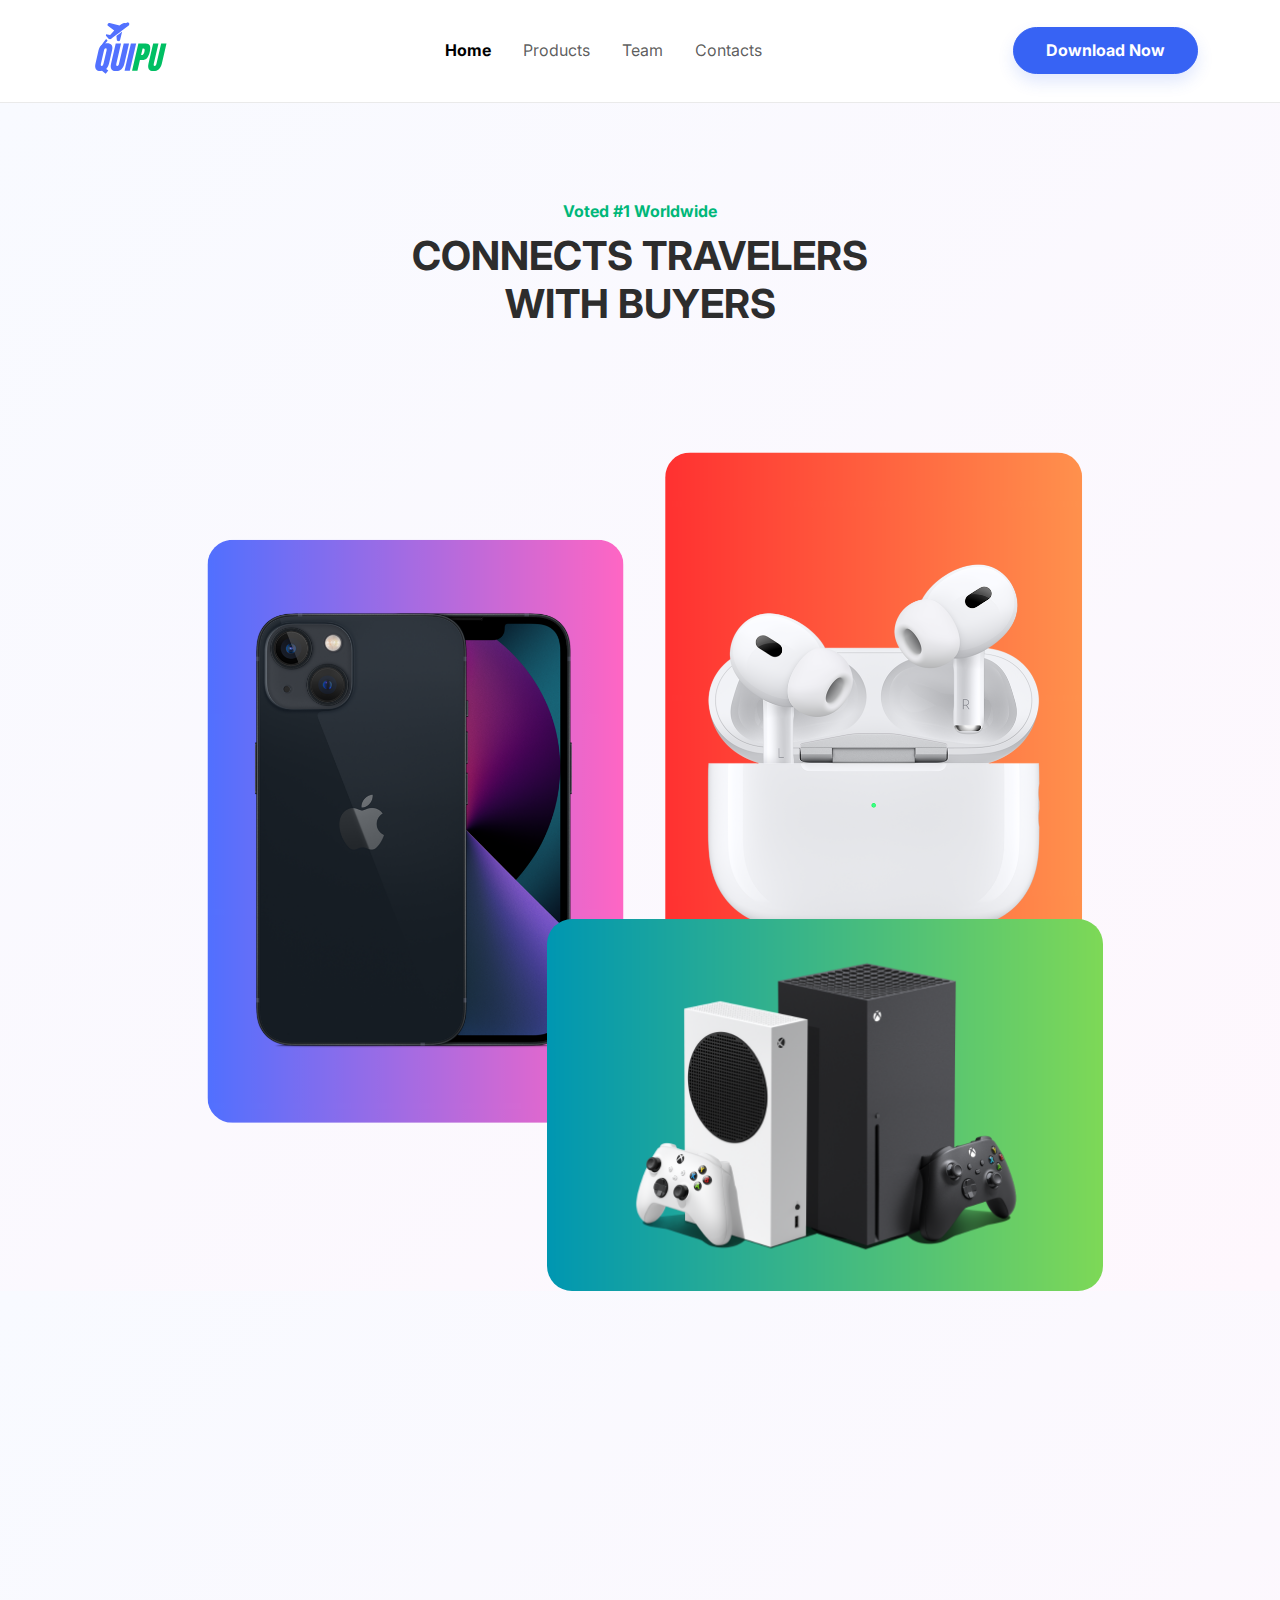
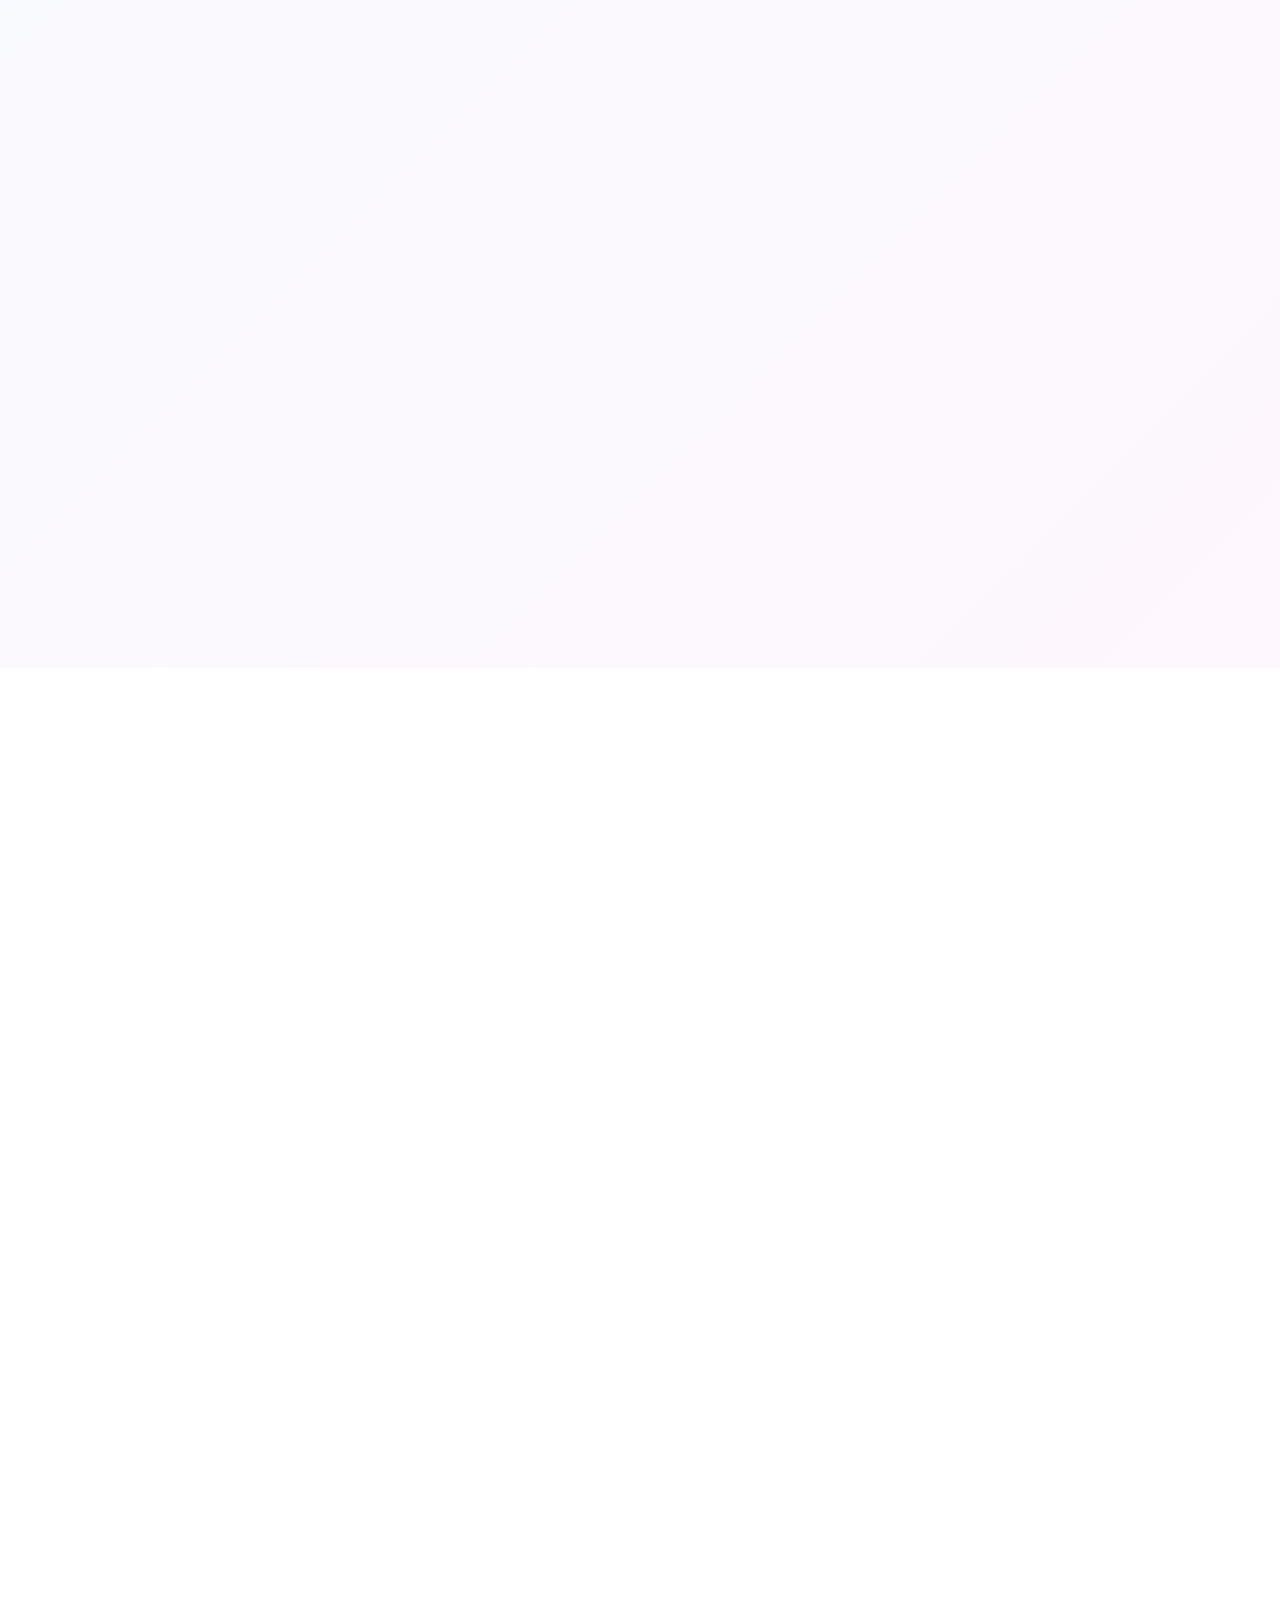
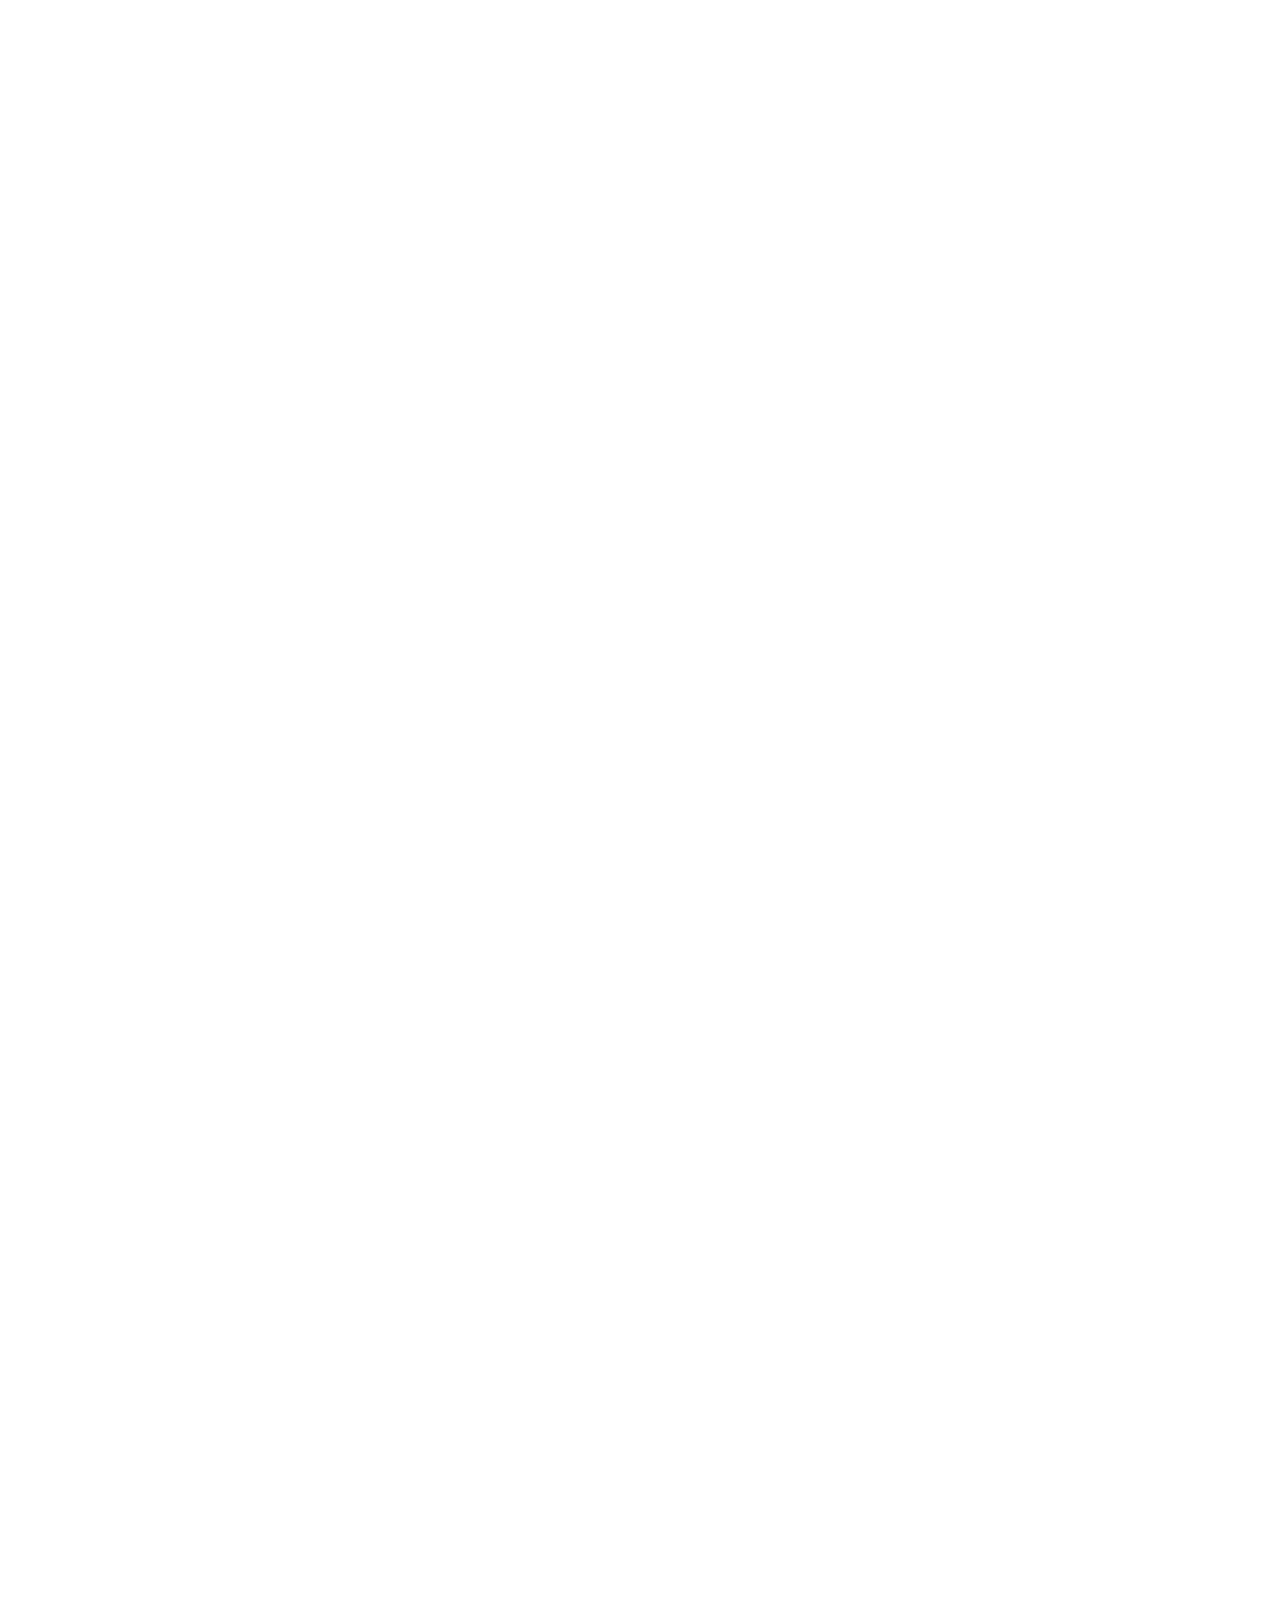
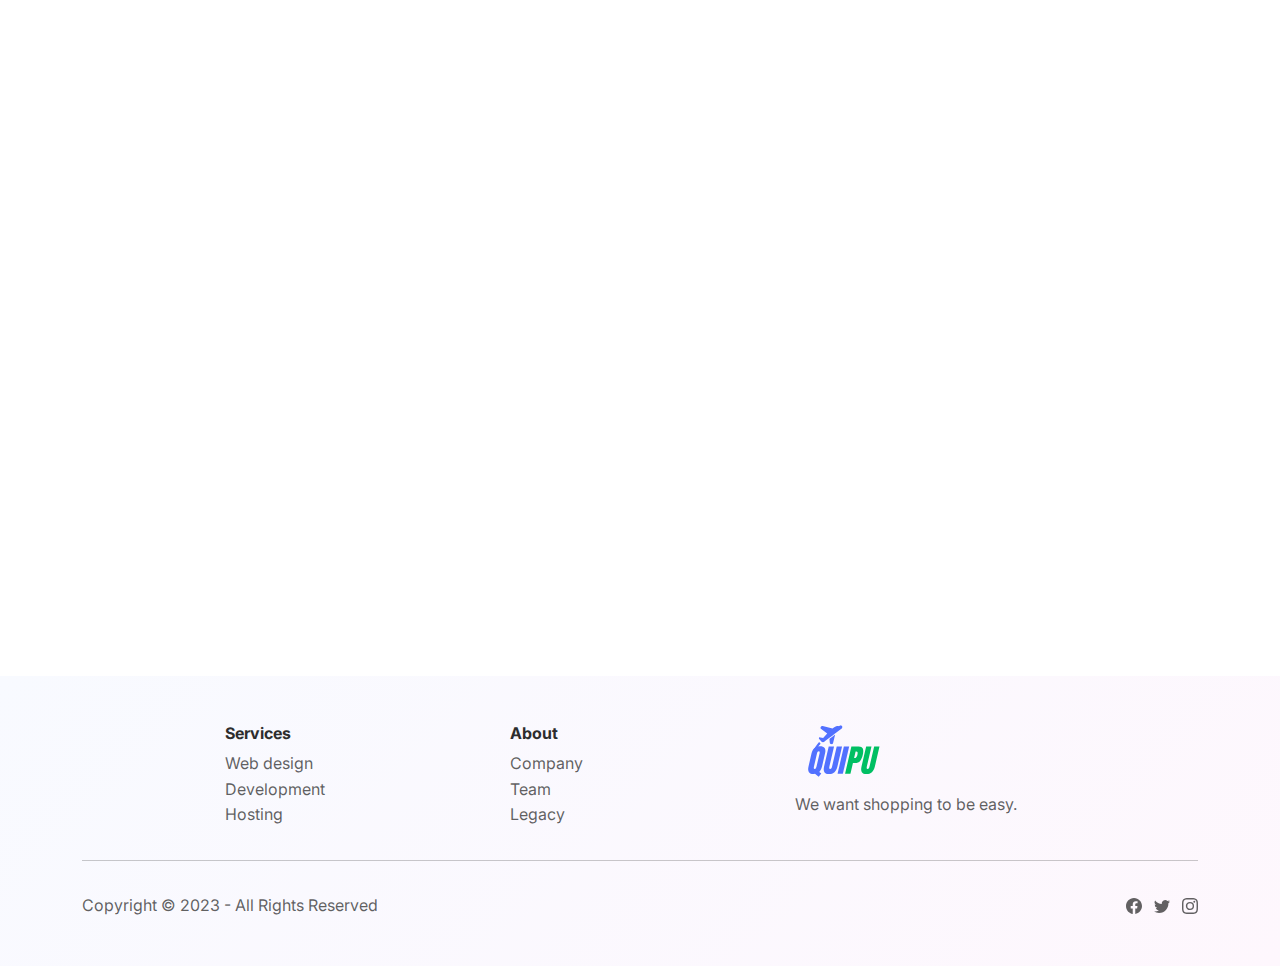
<file: index.html>
<!DOCTYPE html>
<html data-bs-theme="light" lang="en">

<head>
    <meta charset="utf-8">
    <meta name="viewport" content="width=device-width, initial-scale=1.0, shrink-to-fit=no">
    <title>Home - Brand</title>
    <link rel="stylesheet" href="assets/bootstrap/css/bootstrap.min.css">
    <link rel="stylesheet" href="https://fonts.googleapis.com/css?family=Inter:300italic,400italic,600italic,700italic,800italic,400,300,600,700,800&amp;display=swap">
    <link rel="stylesheet" href="assets/css/aos.min.css">
    <link rel="icon" href="assets/img/QuipuLogo.svg" type="svg">
</head>

<body>
    <nav class="navbar navbar-expand-md sticky-top navbar-shrink py-3 navbar-light" id="mainNav">
        <div class="container"><a class="navbar-brand d-flex align-items-center" href="/"><img src="assets/img/QuipuLogo.svg" width="99" height="48" style="width: 96px;height: 60px;"></a><button data-bs-toggle="collapse" class="navbar-toggler" data-bs-target="#navcol-1"><span class="visually-hidden">Toggle navigation</span><span class="navbar-toggler-icon"></span></button>
            <div class="collapse navbar-collapse" id="navcol-1">
                <ul class="navbar-nav mx-auto">
                    <li class="nav-item"><a class="nav-link active" href="index.html">Home</a></li>
                    <li class="nav-item"></li>
                    <li class="nav-item"><a class="nav-link" href="product.html">Products</a></li>
                    <li class="nav-item"><a class="nav-link" href="team.html">Team</a></li>
                    <li class="nav-item"><a class="nav-link" href="contacts.html">Contacts</a></li>
                </ul><a class="btn btn-primary shadow" role="button" href="signup.html">Download Now</a>
            </div>
        </div>
    </nav>
    <header class="bg-primary-gradient">
        <div class="container pt-4 pt-xl-5">
            <div class="row pt-5">
                <div class="col-md-8 col-xl-6 text-center text-md-start mx-auto">
                    <div class="text-center">
                        <p class="fw-bold text-success mb-2">Voted #1 Worldwide</p>
                        <h1 class="fw-bold">CONNECTS TRAVELERS WITH BUYERS</h1>
                    </div>
                </div>
                <div class="col-12 col-lg-10 mx-auto">
                    <div class="position-relative" style="display: flex;flex-wrap: wrap;justify-content: flex-end;">
                        <div style="position: relative;flex: 0 0 45%;transform: translate3d(-15%, 35%, 0);"><img class="img-fluid" data-bss-parallax="" data-bss-parallax-speed="0.8" src="assets/img/products/hero1.png" style="border-radius: 25px;"></div>
                        <div style="position: relative;flex: 0 0 45%;transform: translate3d(-5%, 20%, 0);"><img class="img-fluid" data-bss-parallax="" data-bss-parallax-speed="0.4" src="assets/img/products/hero2.png" style="border-radius: 25px;"></div>
                        <div style="position: relative;flex: 0 0 60%;transform: translate3d(0, 0%, 0);"><img class="img-fluid" data-bss-parallax="" data-bss-parallax-speed="0.25" src="assets/img/products/hero3.png" style="border-radius: 25px;"></div>
                    </div>
                </div>
            </div>
        </div>
    </header>
    <header class="bg-primary-gradient">
        <div class="container py-5">
            <div class="row py-5">
                <div class="col-md-6 text-center text-md-start d-flex d-sm-flex d-md-flex justify-content-center align-items-center justify-content-md-start align-items-md-center justify-content-xl-end mb-4" data-aos="fade-right" data-aos-duration="500" data-aos-delay="250">
                    <div style="max-width: 450px;">
                        <p class="fw-bold text-success mb-2">App Mobile</p>
                        <h2 class="fw-bold">The best solution for<br>you</h2>
                        <p class="my-3">We present the mobile application, you can do everything from it.</p>
                        <a class="btn btn-primary" role="button" href="enlace-a-app-store" target="_blank">
                            <img src="./assets/img/app.png" alt="App Store" class="store-icon" style="width: 300px;">
                        </a>
                    </div>
                </div>
                <div class="col-md-6 mb-4">
                    <div data-aos="fade" data-aos-duration="500" data-aos-delay="100" class="p-5 mx-lg-5" style="background: url(&quot;assets/img/blob.svg&quot;) center / contain no-repeat;text-align: center;"><img class="rounded img-fluid shadow fit-cover" data-aos="fade-up" data-aos-duration="600" data-aos-delay="250" style="min-height: 300px;width: 315px;" src="assets/img/heroapp.png"></div>
                </div>
            </div>
        </div>
    </header>
    <section class="py-5">
        <div class="container text-center py-5">
            <p data-aos="zoom-in" data-aos-duration="200" data-aos-delay="200" class="mb-4" style="font-size: 1.6rem;">More than&nbsp;<span class="text-dark bg-success-subtle bg-success-light p-1"><strong>20+</strong></span>&nbsp;of the best brands to buy.</p><a href="#"> <img data-aos="fade-up" data-aos-duration="200" data-aos-delay="50" class="m-3" src="assets/img/brands/1.svg" width="169" height="41" style="width: 160px;height: 40px;"></a><a href="#"> <img data-aos="fade-up" data-aos-duration="200" data-aos-delay="50" class="m-3" src="assets/img/brands/2.svg"></a><a href="#"> <img data-aos="fade-up" data-aos-duration="200" data-aos-delay="50" class="m-3" src="assets/img/brands/3.svg" width="157" height="41" style="height: 40px;width: 160px;"></a><a href="#"> <img data-aos="fade-up" data-aos-duration="200" data-aos-delay="50" class="m-3" src="assets/img/brands/4.svg"></a><a href="#"> <img data-aos="fade-up" data-aos-duration="200" data-aos-delay="50" class="m-3" src="assets/img/brands/5.svg"></a><a href="#"> <img data-aos="fade-up" data-aos-duration="200" data-aos-delay="50" class="m-3" src="assets/img/brands/6.svg"></a>
        </div>
    </section>
    <section class="py-5">
        <div class="container py-5">
            <div class="row mb-4 mb-lg-5">
                <div class="col-md-8 col-xl-6 text-center mx-auto">
                    <p class="fw-bold text-success mb-2" data-aos="fade" data-aos-duration="500" data-aos-delay="50">Our Features</p>
                    <h3 class="fw-bold" data-aos="fade" data-aos-duration="500" data-aos-delay="100">What we can do for you</h3>
                </div>
            </div>
            <div class="row row-cols-1 row-cols-md-2 mx-auto" data-aos="fade" data-aos-duration="500" data-aos-delay="150" style="max-width: 900px;">
                <div class="col mb-5"><img class="rounded img-fluid shadow" src="assets/img/products/service1.png" style="border-radius: 25px;background: #ededed;"></div>
                <div class="col d-md-flex align-items-md-end align-items-lg-center mb-5">
                    <div>
                        <h5 class="fw-bold">FAST &amp; SAFE</h5>
                        <p class="text-muted mb-4" style="text-align: justify;">The application guarantees speed and security, so you can make your purchases with peace of mind.</p>
                    </div>
                </div>
            </div>
            <div class="row row-cols-1 row-cols-md-2 mx-auto" data-aos="fade" data-aos-duration="500" data-aos-delay="150" style="max-width: 900px;">
                <div class="col order-md-last mb-5"><img class="rounded img-fluid shadow" src="assets/img/products/service2.png" style="border-radius: 25px;background: #ededed;"></div>
                <div class="col d-md-flex align-items-md-end align-items-lg-center mb-5">
                    <div>
                        <h5 class="fw-bold">24/7</h5>
                        <p class="text-muted mb-4" style="text-align: justify;">Our application works 24 hours a day, 7 days a week. We guarantee the best connectivity whenever you want to use it.</p>
                    </div>
                </div>
            </div>
            <div class="row row-cols-1 row-cols-md-2 mx-auto" data-aos="fade" data-aos-duration="500" data-aos-delay="150" style="max-width: 900px;">
                <div class="col mb-5"><img class="rounded img-fluid shadow" src="assets/img/products/service3.png" style="border-radius: 25px;"></div>
                <div class="col d-md-flex align-items-md-end align-items-lg-center mb-5">
                    <div>
                        <h5 class="fw-bold">COVERAGE</h5>
                        <p class="text-muted mb-4" style="text-align: justify;">We cover most Android devices, more than 90% of Android users can use it right now.</p>
                    </div>
                </div>
            </div>
        </div>
    </section>
    <section class="py-5 mt-5">
        <div class="container py-5">
            <div class="row mb-5" data-aos="fade-down">
                <div class="col-md-8 col-xl-6 text-center mx-auto">
                    <p class="fw-bold text-success mb-2">Testimonials</p>
                    <h2 class="fw-bold"><strong>What People Say About us</strong></h2>
                    <p class="text-muted">No matter the project, our team can handle it.&nbsp;</p>
                </div>
            </div>
            <div class="row row-cols-1 row-cols-sm-2 row-cols-lg-3 d-sm-flex justify-content-sm-center" data-aos="fade-down" data-aos-duration="500">
                <div class="col mb-4">
                    <div class="d-flex flex-column align-items-center align-items-sm-start">
                        <p class="bg-body-tertiary border rounded border-0 border-light p-4">It's amazing that I can buy what I wanted so quickly and safely.</p>
                        <div class="d-flex"><img class="rounded-circle flex-shrink-0 me-3 fit-cover" width="50" height="50" src="assets/img/team/avatar6.jpg">
                            <div>
                                <p class="fw-bold text-primary mb-0">Emilia Carvajal</p>
                                <p class="text-muted mb-0">Buyer</p>
                            </div>
                        </div>
                    </div>
                </div>
                <div class="col mb-4">
                    <div class="d-flex flex-column align-items-center align-items-sm-start">
                        <p class="bg-body-tertiary border rounded border-0 border-light p-4">I was able to travel to beautiful places, while I got my money back.</p>
                        <div class="d-flex"><img class="rounded-circle flex-shrink-0 me-3 fit-cover" width="50" height="50" src="assets/img/team/avatar4.jpg">
                            <div>
                                <p class="fw-bold text-primary mb-0">Julio Maldonado</p>
                                <p class="text-muted mb-0">Traveler</p>
                            </div>
                        </div>
                    </div>
                </div>
                <div class="col mb-4">
                    <div class="d-flex flex-column align-items-center align-items-sm-start">
                        <p class="bg-body-tertiary border rounded border-0 border-light p-4">I contacted a traveler and he brought me everything in a single week.</p>
                        <div class="d-flex"><img class="rounded-circle flex-shrink-0 me-3 fit-cover" width="50" height="50" src="assets/img/team/avatar3.jpg">
                            <div>
                                <p class="fw-bold text-primary mb-0">Alejandra Gómez</p>
                                <p class="text-muted mb-0">Buyer</p>
                            </div>
                        </div>
                    </div>
                </div>
            </div>
        </div>
    </section>
    <section class="py-5">
        <div class="container">
            <div class="border rounded border-0 border-white d-flex flex-column justify-content-between align-items-center flex-lg-row bg-primary-gradient p-4 p-lg-5" data-aos="flip-down">
                <div class="text-center text-lg-start py-3 py-lg-1">
                    <h2 class="fw-bold mb-2">Subscribe to our newsletter</h2>
                    <p class="mb-0">Find out everything.</p>
                </div>
                <form class="d-flex justify-content-center flex-wrap flex-lg-nowrap" method="post" data-bs-theme="light">
                    <div class="my-2"><input class="border rounded-pill shadow-sm form-control" type="email" name="email" placeholder="Your Email"></div>
                    <div class="my-2"><button class="btn btn-primary shadow ms-2" type="submit">Subscribe </button></div>
                </form>
            </div>
        </div>
    </section>
    <footer class="bg-primary-gradient">
        <div class="container py-4 py-lg-5">
            <div class="row justify-content-center">
                <div class="col-sm-4 col-md-3 text-center text-lg-start d-flex flex-column">
                    <h3 class="fs-6 fw-bold">Services</h3>
                    <ul class="list-unstyled">
                        <li><a href="#">Web design</a></li>
                        <li><a href="#">Development</a></li>
                        <li><a href="#">Hosting</a></li>
                    </ul>
                </div>
                <div class="col-sm-4 col-md-3 text-center text-lg-start d-flex flex-column">
                    <h3 class="fs-6 fw-bold">About</h3>
                    <ul class="list-unstyled">
                        <li><a href="#">Company</a></li>
                        <li><a href="#">Team</a></li>
                        <li><a href="#">Legacy</a></li>
                    </ul>
                </div>
                <div class="col-lg-3 text-center text-lg-start d-flex flex-column align-items-center order-first align-items-lg-start order-lg-last">
                    <div class="fw-bold d-flex align-items-center mb-2"><img src="assets/img/QuipuLogo.svg" width="96" height="60" style="width: 96px;height: 60px;"></div>
                    <p class="text-muted">We want shopping to be easy.</p>
                </div>
            </div>
            <hr>
            <div class="text-muted d-flex justify-content-between align-items-center pt-3">
                <p class="mb-0">Copyright © 2023 - All Rights Reserved</p>
                <ul class="list-inline mb-0">
                    <li class="list-inline-item"><svg xmlns="http://www.w3.org/2000/svg" width="1em" height="1em" fill="currentColor" viewBox="0 0 16 16" class="bi bi-facebook">
                            <path d="M16 8.049c0-4.446-3.582-8.05-8-8.05C3.58 0-.002 3.603-.002 8.05c0 4.017 2.926 7.347 6.75 7.951v-5.625h-2.03V8.05H6.75V6.275c0-2.017 1.195-3.131 3.022-3.131.876 0 1.791.157 1.791.157v1.98h-1.009c-.993 0-1.303.621-1.303 1.258v1.51h2.218l-.354 2.326H9.25V16c3.824-.604 6.75-3.934 6.75-7.951z"></path>
                        </svg></li>
                    <li class="list-inline-item"><svg xmlns="http://www.w3.org/2000/svg" width="1em" height="1em" fill="currentColor" viewBox="0 0 16 16" class="bi bi-twitter">
                            <path d="M5.026 15c6.038 0 9.341-5.003 9.341-9.334 0-.14 0-.282-.006-.422A6.685 6.685 0 0 0 16 3.542a6.658 6.658 0 0 1-1.889.518 3.301 3.301 0 0 0 1.447-1.817 6.533 6.533 0 0 1-2.087.793A3.286 3.286 0 0 0 7.875 6.03a9.325 9.325 0 0 1-6.767-3.429 3.289 3.289 0 0 0 1.018 4.382A3.323 3.323 0 0 1 .64 6.575v.045a3.288 3.288 0 0 0 2.632 3.218 3.203 3.203 0 0 1-.865.115 3.23 3.23 0 0 1-.614-.057 3.283 3.283 0 0 0 3.067 2.277A6.588 6.588 0 0 1 .78 13.58a6.32 6.32 0 0 1-.78-.045A9.344 9.344 0 0 0 5.026 15z"></path>
                        </svg></li>
                    <li class="list-inline-item"><svg xmlns="http://www.w3.org/2000/svg" width="1em" height="1em" fill="currentColor" viewBox="0 0 16 16" class="bi bi-instagram">
                            <path d="M8 0C5.829 0 5.556.01 4.703.048 3.85.088 3.269.222 2.76.42a3.917 3.917 0 0 0-1.417.923A3.927 3.927 0 0 0 .42 2.76C.222 3.268.087 3.85.048 4.7.01 5.555 0 5.827 0 8.001c0 2.172.01 2.444.048 3.297.04.852.174 1.433.372 1.942.205.526.478.972.923 1.417.444.445.89.719 1.416.923.51.198 1.09.333 1.942.372C5.555 15.99 5.827 16 8 16s2.444-.01 3.298-.048c.851-.04 1.434-.174 1.943-.372a3.916 3.916 0 0 0 1.416-.923c.445-.445.718-.891.923-1.417.197-.509.332-1.09.372-1.942C15.99 10.445 16 10.173 16 8s-.01-2.445-.048-3.299c-.04-.851-.175-1.433-.372-1.941a3.926 3.926 0 0 0-.923-1.417A3.911 3.911 0 0 0 13.24.42c-.51-.198-1.092-.333-1.943-.372C10.443.01 10.172 0 7.998 0h.003zm-.717 1.442h.718c2.136 0 2.389.007 3.232.046.78.035 1.204.166 1.486.275.373.145.64.319.92.599.28.28.453.546.598.92.11.281.24.705.275 1.485.039.843.047 1.096.047 3.231s-.008 2.389-.047 3.232c-.035.78-.166 1.203-.275 1.485a2.47 2.47 0 0 1-.599.919c-.28.28-.546.453-.92.598-.28.11-.704.24-1.485.276-.843.038-1.096.047-3.232.047s-2.39-.009-3.233-.047c-.78-.036-1.203-.166-1.485-.276a2.478 2.478 0 0 1-.92-.598 2.48 2.48 0 0 1-.6-.92c-.109-.281-.24-.705-.275-1.485-.038-.843-.046-1.096-.046-3.233 0-2.136.008-2.388.046-3.231.036-.78.166-1.204.276-1.486.145-.373.319-.64.599-.92.28-.28.546-.453.92-.598.282-.11.705-.24 1.485-.276.738-.034 1.024-.044 2.515-.045v.002zm4.988 1.328a.96.96 0 1 0 0 1.92.96.96 0 0 0 0-1.92zm-4.27 1.122a4.109 4.109 0 1 0 0 8.217 4.109 4.109 0 0 0 0-8.217zm0 1.441a2.667 2.667 0 1 1 0 5.334 2.667 2.667 0 0 1 0-5.334z"></path>
                        </svg></li>
                </ul>
            </div>
        </div>
    </footer>
    <script src="assets/bootstrap/js/bootstrap.min.js"></script>
    <script src="assets/js/aos.min.js"></script>
    <script src="assets/js/bs-init.js"></script>
    <script src="assets/js/bold-and-bright.js"></script>
</body>

</html>
</file>
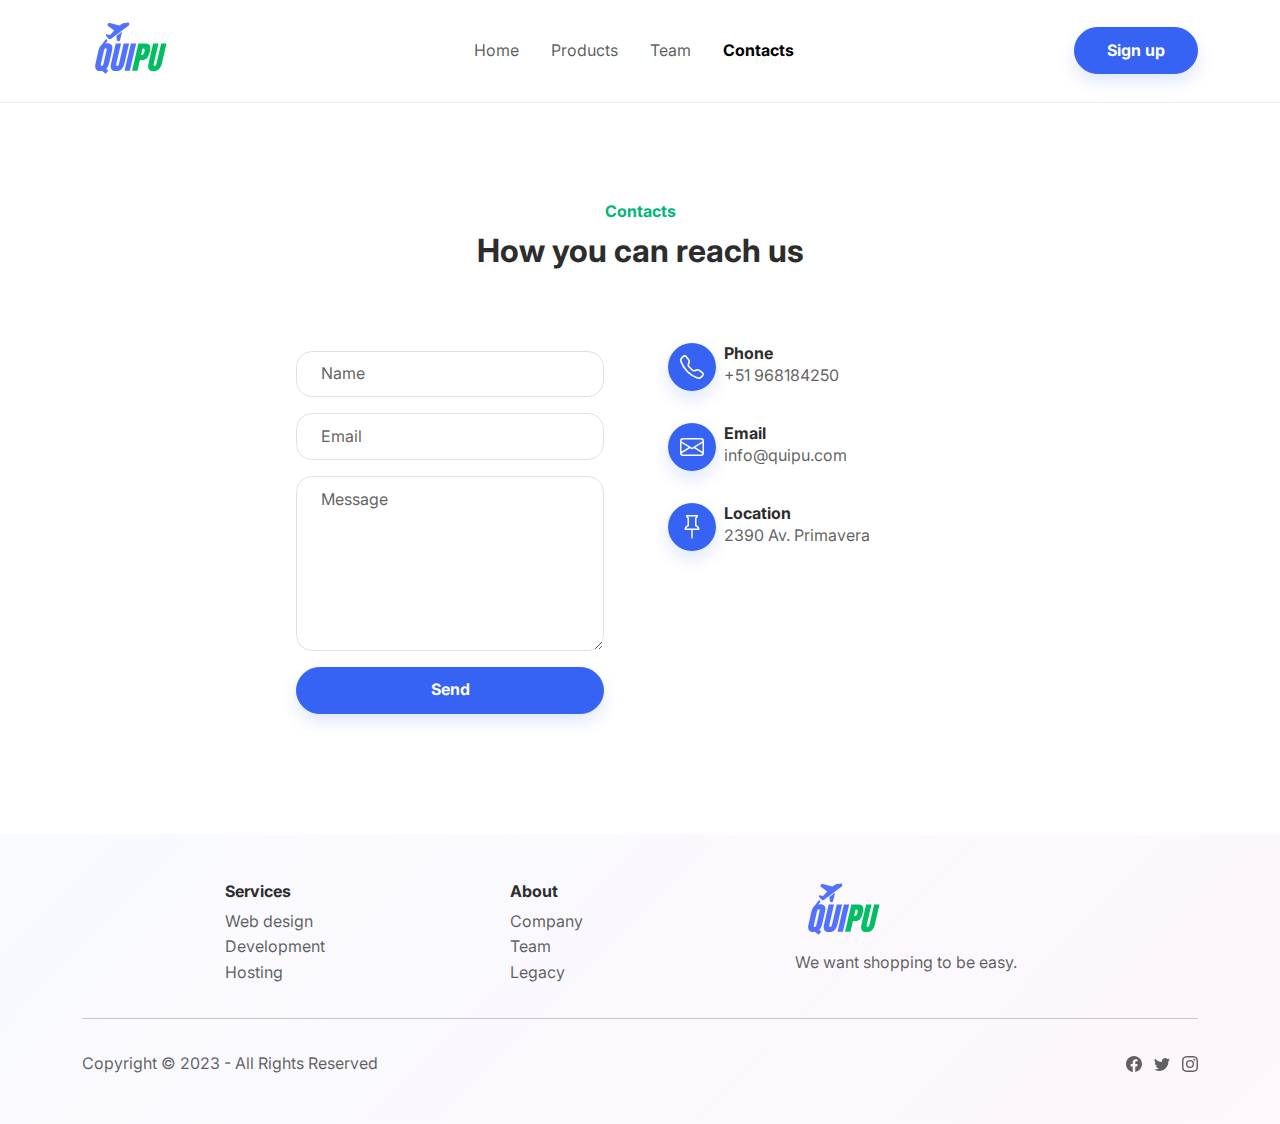
<file: contacts.html>
<!DOCTYPE html>
<html data-bs-theme="light" lang="en">

<head>
    <meta charset="utf-8">
    <meta name="viewport" content="width=device-width, initial-scale=1.0, shrink-to-fit=no">
    <title>Contacts - Brand</title>
    <link rel="stylesheet" href="assets/bootstrap/css/bootstrap.min.css">
    <link rel="stylesheet" href="https://fonts.googleapis.com/css?family=Inter:300italic,400italic,600italic,700italic,800italic,400,300,600,700,800&amp;display=swap">
</head>

<body>
    <nav class="navbar navbar-expand-md sticky-top navbar-shrink py-3 navbar-light" id="mainNav">
        <div class="container"><a class="navbar-brand d-flex align-items-center" href="/"><img src="assets/img/QuipuLogo.svg" width="99" height="48" style="width: 96px;height: 60px;"></a><button data-bs-toggle="collapse" class="navbar-toggler" data-bs-target="#navcol-1"><span class="visually-hidden">Toggle navigation</span><span class="navbar-toggler-icon"></span></button>
            <div class="collapse navbar-collapse" id="navcol-1">
                <ul class="navbar-nav mx-auto">
                    <li class="nav-item"><a class="nav-link" href="index.html">Home</a></li>
                    <li class="nav-item"></li>
                    <li class="nav-item"><a class="nav-link" href="product.html">Products</a></li>
                    <li class="nav-item"><a class="nav-link" href="team.html">Team</a></li>
                    <li class="nav-item"><a class="nav-link active" href="contacts.html">Contacts</a></li>
                </ul><a class="btn btn-primary shadow" role="button" href="signup.html">Sign up</a>
            </div>
        </div>
    </nav>
    <section class="py-5">
        <div class="container py-5">
            <div class="row mb-5">
                <div class="col-md-8 col-xl-6 text-center mx-auto">
                    <p class="fw-bold text-success mb-2">Contacts</p>
                    <h2 class="fw-bold">How you can reach us</h2>
                </div>
            </div>
            <div class="row d-flex justify-content-center">
                <div class="col-md-6 col-xl-4">
                    <div>
                        <form class="p-3 p-xl-4" method="post" data-bs-theme="light">
                            <div class="mb-3"><input class="form-control" type="text" id="name-1" name="name" placeholder="Name"></div>
                            <div class="mb-3"><input class="form-control" type="email" id="email-1" name="email" placeholder="Email"></div>
                            <div class="mb-3"><textarea class="form-control" id="message-1" name="message" rows="6" placeholder="Message"></textarea></div>
                            <div><button class="btn btn-primary shadow d-block w-100" type="submit">Send </button></div>
                        </form>
                    </div>
                </div>
                <div class="col-md-4 col-xl-4 d-flex justify-content-center justify-content-xl-start">
                    <div class="d-flex flex-wrap flex-md-column justify-content-md-start align-items-md-start h-100">
                        <div class="d-flex align-items-center p-3">
                            <div class="bs-icon-md bs-icon-circle bs-icon-primary shadow d-flex flex-shrink-0 justify-content-center align-items-center d-inline-block bs-icon bs-icon-md"><svg xmlns="http://www.w3.org/2000/svg" width="1em" height="1em" fill="currentColor" viewBox="0 0 16 16" class="bi bi-telephone">
                                    <path d="M3.654 1.328a.678.678 0 0 0-1.015-.063L1.605 2.3c-.483.484-.661 1.169-.45 1.77a17.568 17.568 0 0 0 4.168 6.608 17.569 17.569 0 0 0 6.608 4.168c.601.211 1.286.033 1.77-.45l1.034-1.034a.678.678 0 0 0-.063-1.015l-2.307-1.794a.678.678 0 0 0-.58-.122l-2.19.547a1.745 1.745 0 0 1-1.657-.459L5.482 8.062a1.745 1.745 0 0 1-.46-1.657l.548-2.19a.678.678 0 0 0-.122-.58L3.654 1.328zM1.884.511a1.745 1.745 0 0 1 2.612.163L6.29 2.98c.329.423.445.974.315 1.494l-.547 2.19a.678.678 0 0 0 .178.643l2.457 2.457a.678.678 0 0 0 .644.178l2.189-.547a1.745 1.745 0 0 1 1.494.315l2.306 1.794c.829.645.905 1.87.163 2.611l-1.034 1.034c-.74.74-1.846 1.065-2.877.702a18.634 18.634 0 0 1-7.01-4.42 18.634 18.634 0 0 1-4.42-7.009c-.362-1.03-.037-2.137.703-2.877L1.885.511z"></path>
                                </svg></div>
                            <div class="px-2">
                                <h6 class="fw-bold mb-0">Phone</h6>
                                <p class="text-muted mb-0">+51 968184250</p>
                            </div>
                        </div>
                        <div class="d-flex align-items-center p-3">
                            <div class="bs-icon-md bs-icon-circle bs-icon-primary shadow d-flex flex-shrink-0 justify-content-center align-items-center d-inline-block bs-icon bs-icon-md"><svg xmlns="http://www.w3.org/2000/svg" width="1em" height="1em" fill="currentColor" viewBox="0 0 16 16" class="bi bi-envelope">
                                    <path d="M0 4a2 2 0 0 1 2-2h12a2 2 0 0 1 2 2v8a2 2 0 0 1-2 2H2a2 2 0 0 1-2-2V4Zm2-1a1 1 0 0 0-1 1v.217l7 4.2 7-4.2V4a1 1 0 0 0-1-1H2Zm13 2.383-4.708 2.825L15 11.105V5.383Zm-.034 6.876-5.64-3.471L8 9.583l-1.326-.795-5.64 3.47A1 1 0 0 0 2 13h12a1 1 0 0 0 .966-.741ZM1 11.105l4.708-2.897L1 5.383v5.722Z"></path>
                                </svg></div>
                            <div class="px-2">
                                <h6 class="fw-bold mb-0">Email</h6>
                                <p class="text-muted mb-0">info@quipu.com</p>
                            </div>
                        </div>
                        <div class="d-flex align-items-center p-3">
                            <div class="bs-icon-md bs-icon-circle bs-icon-primary shadow d-flex flex-shrink-0 justify-content-center align-items-center d-inline-block bs-icon bs-icon-md"><svg xmlns="http://www.w3.org/2000/svg" width="1em" height="1em" fill="currentColor" viewBox="0 0 16 16" class="bi bi-pin">
                                    <path d="M4.146.146A.5.5 0 0 1 4.5 0h7a.5.5 0 0 1 .5.5c0 .68-.342 1.174-.646 1.479-.126.125-.25.224-.354.298v4.431l.078.048c.203.127.476.314.751.555C12.36 7.775 13 8.527 13 9.5a.5.5 0 0 1-.5.5h-4v4.5c0 .276-.224 1.5-.5 1.5s-.5-1.224-.5-1.5V10h-4a.5.5 0 0 1-.5-.5c0-.973.64-1.725 1.17-2.189A5.921 5.921 0 0 1 5 6.708V2.277a2.77 2.77 0 0 1-.354-.298C4.342 1.674 4 1.179 4 .5a.5.5 0 0 1 .146-.354zm1.58 1.408-.002-.001.002.001zm-.002-.001.002.001A.5.5 0 0 1 6 2v5a.5.5 0 0 1-.276.447h-.002l-.012.007-.054.03a4.922 4.922 0 0 0-.827.58c-.318.278-.585.596-.725.936h7.792c-.14-.34-.407-.658-.725-.936a4.915 4.915 0 0 0-.881-.61l-.012-.006h-.002A.5.5 0 0 1 10 7V2a.5.5 0 0 1 .295-.458 1.775 1.775 0 0 0 .351-.271c.08-.08.155-.17.214-.271H5.14c.06.1.133.191.214.271a1.78 1.78 0 0 0 .37.282z"></path>
                                </svg></div>
                            <div class="px-2">
                                <h6 class="fw-bold mb-0">Location</h6>
                                <p class="text-muted mb-0">2390 Av. Primavera</p>
                            </div>
                        </div>
                    </div>
                </div>
            </div>
        </div>
    </section>
    <footer class="bg-primary-gradient">
        <div class="container py-4 py-lg-5">
            <div class="row justify-content-center">
                <div class="col-sm-4 col-md-3 text-center text-lg-start d-flex flex-column">
                    <h3 class="fs-6 fw-bold">Services</h3>
                    <ul class="list-unstyled">
                        <li><a href="#">Web design</a></li>
                        <li><a href="#">Development</a></li>
                        <li><a href="#">Hosting</a></li>
                    </ul>
                </div>
                <div class="col-sm-4 col-md-3 text-center text-lg-start d-flex flex-column">
                    <h3 class="fs-6 fw-bold">About</h3>
                    <ul class="list-unstyled">
                        <li><a href="#">Company</a></li>
                        <li><a href="#">Team</a></li>
                        <li><a href="#">Legacy</a></li>
                    </ul>
                </div>
                <div class="col-lg-3 text-center text-lg-start d-flex flex-column align-items-center order-first align-items-lg-start order-lg-last">
                    <div class="fw-bold d-flex align-items-center mb-2"><img src="assets/img/QuipuLogo.svg" width="96" height="60" style="width: 96px;height: 60px;"></div>
                    <p class="text-muted">We want shopping to be easy.</p>
                </div>
            </div>
            <hr>
            <div class="text-muted d-flex justify-content-between align-items-center pt-3">
                <p class="mb-0">Copyright © 2023 - All Rights Reserved</p>
                <ul class="list-inline mb-0">
                    <li class="list-inline-item"><svg xmlns="http://www.w3.org/2000/svg" width="1em" height="1em" fill="currentColor" viewBox="0 0 16 16" class="bi bi-facebook">
                            <path d="M16 8.049c0-4.446-3.582-8.05-8-8.05C3.58 0-.002 3.603-.002 8.05c0 4.017 2.926 7.347 6.75 7.951v-5.625h-2.03V8.05H6.75V6.275c0-2.017 1.195-3.131 3.022-3.131.876 0 1.791.157 1.791.157v1.98h-1.009c-.993 0-1.303.621-1.303 1.258v1.51h2.218l-.354 2.326H9.25V16c3.824-.604 6.75-3.934 6.75-7.951z"></path>
                        </svg></li>
                    <li class="list-inline-item"><svg xmlns="http://www.w3.org/2000/svg" width="1em" height="1em" fill="currentColor" viewBox="0 0 16 16" class="bi bi-twitter">
                            <path d="M5.026 15c6.038 0 9.341-5.003 9.341-9.334 0-.14 0-.282-.006-.422A6.685 6.685 0 0 0 16 3.542a6.658 6.658 0 0 1-1.889.518 3.301 3.301 0 0 0 1.447-1.817 6.533 6.533 0 0 1-2.087.793A3.286 3.286 0 0 0 7.875 6.03a9.325 9.325 0 0 1-6.767-3.429 3.289 3.289 0 0 0 1.018 4.382A3.323 3.323 0 0 1 .64 6.575v.045a3.288 3.288 0 0 0 2.632 3.218 3.203 3.203 0 0 1-.865.115 3.23 3.23 0 0 1-.614-.057 3.283 3.283 0 0 0 3.067 2.277A6.588 6.588 0 0 1 .78 13.58a6.32 6.32 0 0 1-.78-.045A9.344 9.344 0 0 0 5.026 15z"></path>
                        </svg></li>
                    <li class="list-inline-item"><svg xmlns="http://www.w3.org/2000/svg" width="1em" height="1em" fill="currentColor" viewBox="0 0 16 16" class="bi bi-instagram">
                            <path d="M8 0C5.829 0 5.556.01 4.703.048 3.85.088 3.269.222 2.76.42a3.917 3.917 0 0 0-1.417.923A3.927 3.927 0 0 0 .42 2.76C.222 3.268.087 3.85.048 4.7.01 5.555 0 5.827 0 8.001c0 2.172.01 2.444.048 3.297.04.852.174 1.433.372 1.942.205.526.478.972.923 1.417.444.445.89.719 1.416.923.51.198 1.09.333 1.942.372C5.555 15.99 5.827 16 8 16s2.444-.01 3.298-.048c.851-.04 1.434-.174 1.943-.372a3.916 3.916 0 0 0 1.416-.923c.445-.445.718-.891.923-1.417.197-.509.332-1.09.372-1.942C15.99 10.445 16 10.173 16 8s-.01-2.445-.048-3.299c-.04-.851-.175-1.433-.372-1.941a3.926 3.926 0 0 0-.923-1.417A3.911 3.911 0 0 0 13.24.42c-.51-.198-1.092-.333-1.943-.372C10.443.01 10.172 0 7.998 0h.003zm-.717 1.442h.718c2.136 0 2.389.007 3.232.046.78.035 1.204.166 1.486.275.373.145.64.319.92.599.28.28.453.546.598.92.11.281.24.705.275 1.485.039.843.047 1.096.047 3.231s-.008 2.389-.047 3.232c-.035.78-.166 1.203-.275 1.485a2.47 2.47 0 0 1-.599.919c-.28.28-.546.453-.92.598-.28.11-.704.24-1.485.276-.843.038-1.096.047-3.232.047s-2.39-.009-3.233-.047c-.78-.036-1.203-.166-1.485-.276a2.478 2.478 0 0 1-.92-.598 2.48 2.48 0 0 1-.6-.92c-.109-.281-.24-.705-.275-1.485-.038-.843-.046-1.096-.046-3.233 0-2.136.008-2.388.046-3.231.036-.78.166-1.204.276-1.486.145-.373.319-.64.599-.92.28-.28.546-.453.92-.598.282-.11.705-.24 1.485-.276.738-.034 1.024-.044 2.515-.045v.002zm4.988 1.328a.96.96 0 1 0 0 1.92.96.96 0 0 0 0-1.92zm-4.27 1.122a4.109 4.109 0 1 0 0 8.217 4.109 4.109 0 0 0 0-8.217zm0 1.441a2.667 2.667 0 1 1 0 5.334 2.667 2.667 0 0 1 0-5.334z"></path>
                        </svg></li>
                </ul>
            </div>
        </div>
    </footer>
    <script src="assets/bootstrap/js/bootstrap.min.js"></script>
    <script src="assets/js/bs-init.js"></script>
    <script src="assets/js/bold-and-bright.js"></script>
</body>

</html>
</file>
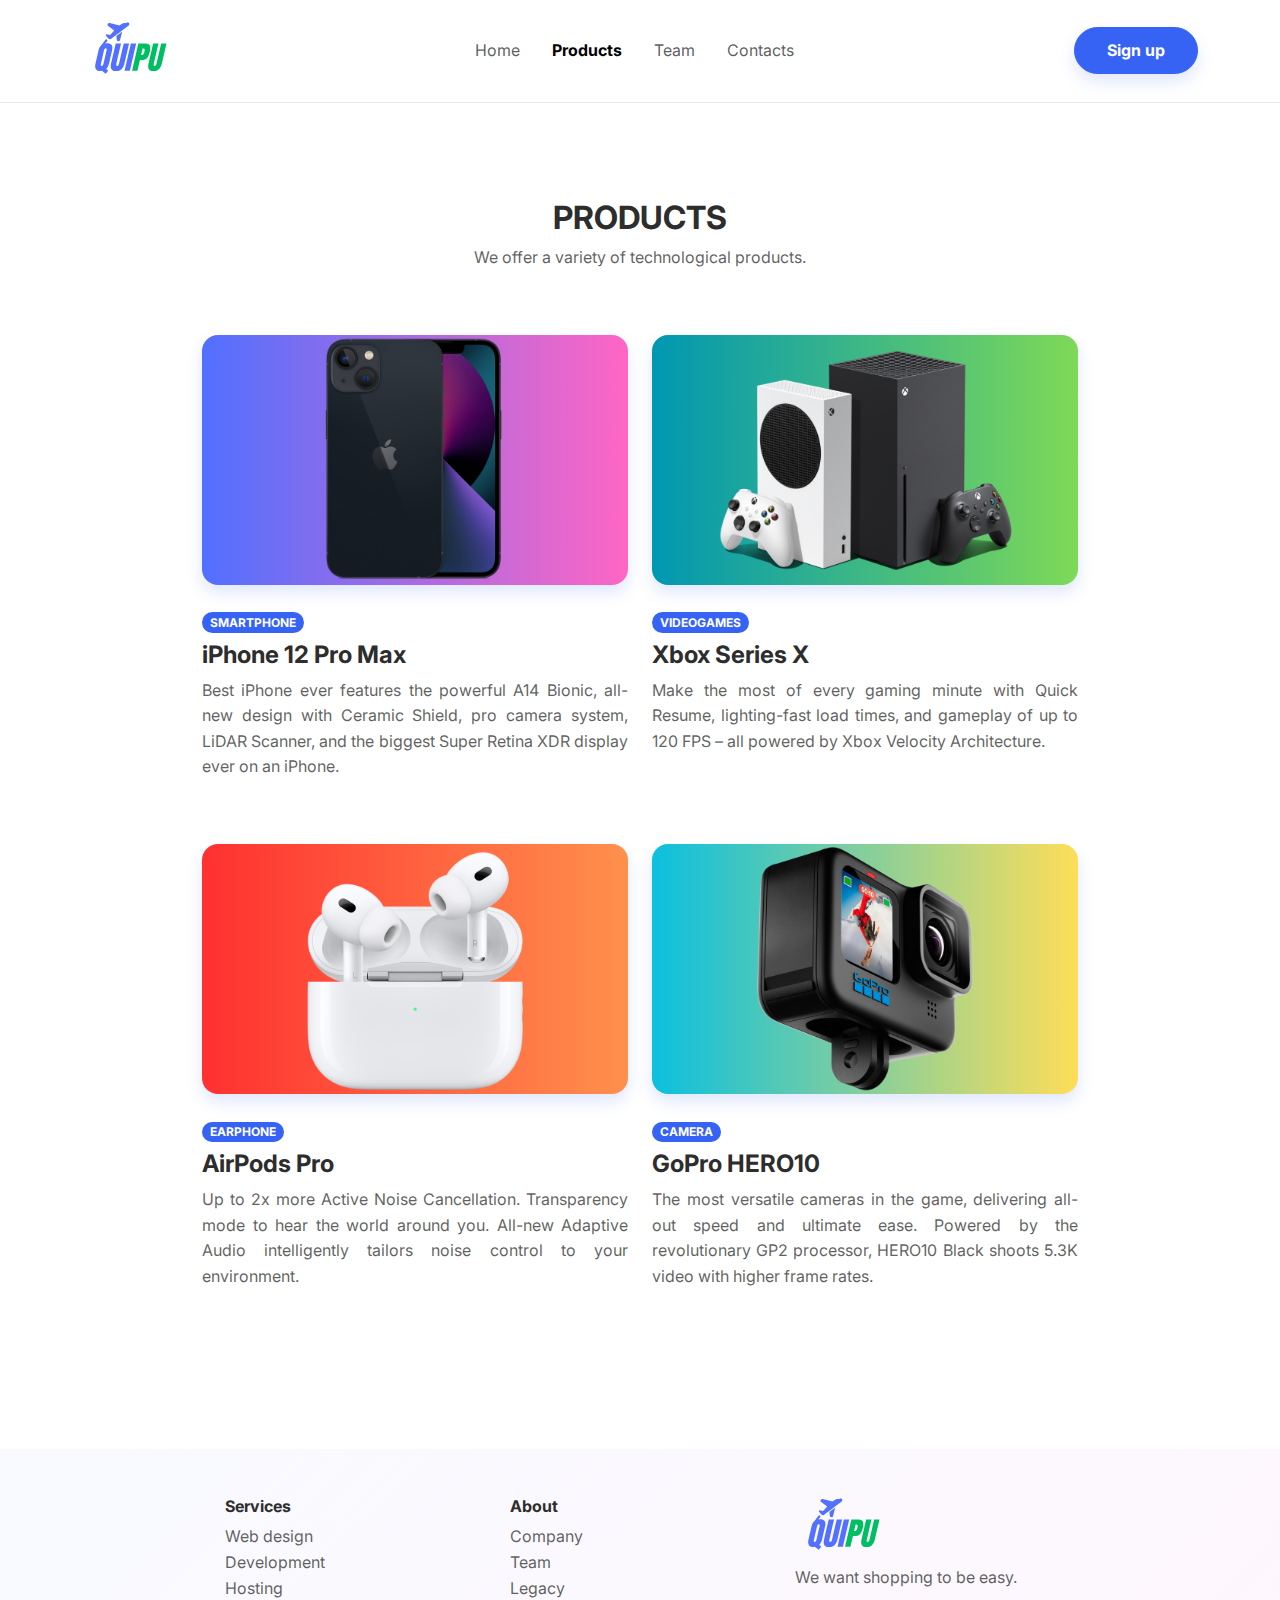
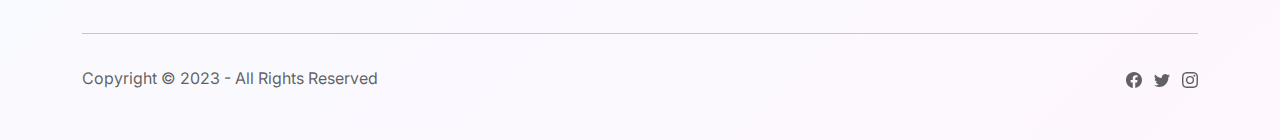
<file: product.html>
<!DOCTYPE html>
<html data-bs-theme="light" lang="en">

<head>
    <meta charset="utf-8">
    <meta name="viewport" content="width=device-width, initial-scale=1.0, shrink-to-fit=no">
    <title>Projects - Brand</title>
    <link rel="stylesheet" href="assets/bootstrap/css/bootstrap.min.css">
    <link rel="stylesheet" href="https://fonts.googleapis.com/css?family=Inter:300italic,400italic,600italic,700italic,800italic,400,300,600,700,800&amp;display=swap">
</head>

<body>
    <nav class="navbar navbar-expand-md sticky-top navbar-shrink py-3 navbar-light" id="mainNav">
        <div class="container"><a class="navbar-brand d-flex align-items-center" href="/"><img src="assets/img/QuipuLogo.svg" width="99" height="48" style="width: 96px;height: 60px;"></a><button data-bs-toggle="collapse" class="navbar-toggler" data-bs-target="#navcol-1"><span class="visually-hidden">Toggle navigation</span><span class="navbar-toggler-icon"></span></button>
            <div class="collapse navbar-collapse" id="navcol-1">
                <ul class="navbar-nav mx-auto">
                    <li class="nav-item"><a class="nav-link" href="index.html">Home</a></li>
                    <li class="nav-item"></li>
                    <li class="nav-item"><a class="nav-link active" href="product.html">Products</a></li>
                    <li class="nav-item"><a class="nav-link" href="team.html">Team</a></li>
                    <li class="nav-item"><a class="nav-link" href="contacts.html">Contacts</a></li>
                </ul><a class="btn btn-primary shadow" role="button" href="signup.html">Sign up</a>
            </div>
        </div>
    </nav>
    <section class="py-5">
        <div class="container py-5">
            <div class="row mb-5">
                <div class="col-md-8 col-xl-6 text-center mx-auto">
                    <h2 class="fw-bold">PRODUCTS</h2>
                    <p class="text-muted">We offer a variety of technological products.</p>
                </div>
            </div>
            <div class="row row-cols-1 row-cols-md-2 mx-auto" style="max-width: 900px;">
                <div class="col mb-4">
                    <div><a href="#"><img class="rounded img-fluid shadow w-100 fit-cover" src="assets/img/products/3.png" style="height: 250px;"></a>
                        <div class="py-4"><span class="badge bg-primary mb-2">SMARTPHONE</span>
                            <h4 class="fw-bold">iPhone 12 Pro Max</h4>
                            <p class="text-muted" style="text-align: justify;">Best iPhone ever features the powerful A14 Bionic, all-new design with Ceramic Shield, pro camera system, LiDAR Scanner, and the biggest Super Retina XDR display ever on an iPhone.</p>
                        </div>
                    </div>
                </div>
                <div class="col mb-4">
                    <div><a href="#"><img class="rounded img-fluid shadow w-100 fit-cover" src="assets/img/products/1.png" style="height: 250px;"></a>
                        <div class="py-4"><span class="badge bg-primary mb-2">VIDEOGAMES</span>
                            <h4 class="fw-bold">Xbox Series X</h4>
                            <p class="text-muted" style="text-align: justify;">Make the most of every gaming minute with Quick Resume, lighting-fast load times, and gameplay of up to 120 FPS – all powered by Xbox Velocity Architecture.</p>
                        </div>
                    </div>
                </div>
                <div class="col mb-4">
                    <div><a href="#"><img class="rounded img-fluid shadow w-100 fit-cover" src="assets/img/products/4.png" style="height: 250px;"></a>
                        <div class="py-4"><span class="badge bg-primary mb-2">EARPHONE</span>
                            <h4 class="fw-bold">AirPods Pro&nbsp;</h4>
                            <p class="text-muted" style="text-align: justify;">Up to 2x more Active Noise Cancellation. Transparency mode to hear the world around you. All-new Adaptive Audio intelligently tailors noise control to your environment.</p>
                        </div>
                    </div>
                </div>
                <div class="col mb-4">
                    <div><a href="#"><img class="rounded img-fluid shadow w-100 fit-cover" src="assets/img/products/2.png" style="height: 250px;"></a>
                        <div class="py-4"><span class="badge bg-primary mb-2">CAMERA</span>
                            <h4 class="fw-bold">GoPro HERO10</h4>
                            <p class="text-muted" style="text-align: justify;">The most versatile cameras in the game, delivering all-out speed and ultimate ease. Powered by the revolutionary GP2 processor, HERO10 Black shoots 5.3K video with higher frame rates.</p>
                        </div>
                    </div>
                </div>
            </div>
        </div>
    </section>
    <footer class="bg-primary-gradient">
        <div class="container py-4 py-lg-5">
            <div class="row justify-content-center">
                <div class="col-sm-4 col-md-3 text-center text-lg-start d-flex flex-column">
                    <h3 class="fs-6 fw-bold">Services</h3>
                    <ul class="list-unstyled">
                        <li><a href="#">Web design</a></li>
                        <li><a href="#">Development</a></li>
                        <li><a href="#">Hosting</a></li>
                    </ul>
                </div>
                <div class="col-sm-4 col-md-3 text-center text-lg-start d-flex flex-column">
                    <h3 class="fs-6 fw-bold">About</h3>
                    <ul class="list-unstyled">
                        <li><a href="#">Company</a></li>
                        <li><a href="#">Team</a></li>
                        <li><a href="#">Legacy</a></li>
                    </ul>
                </div>
                <div class="col-lg-3 text-center text-lg-start d-flex flex-column align-items-center order-first align-items-lg-start order-lg-last">
                    <div class="fw-bold d-flex align-items-center mb-2"><img src="assets/img/QuipuLogo.svg" width="96" height="60" style="width: 96px;height: 60px;"></div>
                    <p class="text-muted">We want shopping to be easy.</p>
                </div>
            </div>
            <hr>
            <div class="text-muted d-flex justify-content-between align-items-center pt-3">
                <p class="mb-0">Copyright © 2023 - All Rights Reserved</p>
                <ul class="list-inline mb-0">
                    <li class="list-inline-item"><svg xmlns="http://www.w3.org/2000/svg" width="1em" height="1em" fill="currentColor" viewBox="0 0 16 16" class="bi bi-facebook">
                            <path d="M16 8.049c0-4.446-3.582-8.05-8-8.05C3.58 0-.002 3.603-.002 8.05c0 4.017 2.926 7.347 6.75 7.951v-5.625h-2.03V8.05H6.75V6.275c0-2.017 1.195-3.131 3.022-3.131.876 0 1.791.157 1.791.157v1.98h-1.009c-.993 0-1.303.621-1.303 1.258v1.51h2.218l-.354 2.326H9.25V16c3.824-.604 6.75-3.934 6.75-7.951z"></path>
                        </svg></li>
                    <li class="list-inline-item"><svg xmlns="http://www.w3.org/2000/svg" width="1em" height="1em" fill="currentColor" viewBox="0 0 16 16" class="bi bi-twitter">
                            <path d="M5.026 15c6.038 0 9.341-5.003 9.341-9.334 0-.14 0-.282-.006-.422A6.685 6.685 0 0 0 16 3.542a6.658 6.658 0 0 1-1.889.518 3.301 3.301 0 0 0 1.447-1.817 6.533 6.533 0 0 1-2.087.793A3.286 3.286 0 0 0 7.875 6.03a9.325 9.325 0 0 1-6.767-3.429 3.289 3.289 0 0 0 1.018 4.382A3.323 3.323 0 0 1 .64 6.575v.045a3.288 3.288 0 0 0 2.632 3.218 3.203 3.203 0 0 1-.865.115 3.23 3.23 0 0 1-.614-.057 3.283 3.283 0 0 0 3.067 2.277A6.588 6.588 0 0 1 .78 13.58a6.32 6.32 0 0 1-.78-.045A9.344 9.344 0 0 0 5.026 15z"></path>
                        </svg></li>
                    <li class="list-inline-item"><svg xmlns="http://www.w3.org/2000/svg" width="1em" height="1em" fill="currentColor" viewBox="0 0 16 16" class="bi bi-instagram">
                            <path d="M8 0C5.829 0 5.556.01 4.703.048 3.85.088 3.269.222 2.76.42a3.917 3.917 0 0 0-1.417.923A3.927 3.927 0 0 0 .42 2.76C.222 3.268.087 3.85.048 4.7.01 5.555 0 5.827 0 8.001c0 2.172.01 2.444.048 3.297.04.852.174 1.433.372 1.942.205.526.478.972.923 1.417.444.445.89.719 1.416.923.51.198 1.09.333 1.942.372C5.555 15.99 5.827 16 8 16s2.444-.01 3.298-.048c.851-.04 1.434-.174 1.943-.372a3.916 3.916 0 0 0 1.416-.923c.445-.445.718-.891.923-1.417.197-.509.332-1.09.372-1.942C15.99 10.445 16 10.173 16 8s-.01-2.445-.048-3.299c-.04-.851-.175-1.433-.372-1.941a3.926 3.926 0 0 0-.923-1.417A3.911 3.911 0 0 0 13.24.42c-.51-.198-1.092-.333-1.943-.372C10.443.01 10.172 0 7.998 0h.003zm-.717 1.442h.718c2.136 0 2.389.007 3.232.046.78.035 1.204.166 1.486.275.373.145.64.319.92.599.28.28.453.546.598.92.11.281.24.705.275 1.485.039.843.047 1.096.047 3.231s-.008 2.389-.047 3.232c-.035.78-.166 1.203-.275 1.485a2.47 2.47 0 0 1-.599.919c-.28.28-.546.453-.92.598-.28.11-.704.24-1.485.276-.843.038-1.096.047-3.232.047s-2.39-.009-3.233-.047c-.78-.036-1.203-.166-1.485-.276a2.478 2.478 0 0 1-.92-.598 2.48 2.48 0 0 1-.6-.92c-.109-.281-.24-.705-.275-1.485-.038-.843-.046-1.096-.046-3.233 0-2.136.008-2.388.046-3.231.036-.78.166-1.204.276-1.486.145-.373.319-.64.599-.92.28-.28.546-.453.92-.598.282-.11.705-.24 1.485-.276.738-.034 1.024-.044 2.515-.045v.002zm4.988 1.328a.96.96 0 1 0 0 1.92.96.96 0 0 0 0-1.92zm-4.27 1.122a4.109 4.109 0 1 0 0 8.217 4.109 4.109 0 0 0 0-8.217zm0 1.441a2.667 2.667 0 1 1 0 5.334 2.667 2.667 0 0 1 0-5.334z"></path>
                        </svg></li>
                </ul>
            </div>
        </div>
    </footer>
    <script src="assets/bootstrap/js/bootstrap.min.js"></script>
    <script src="assets/js/bs-init.js"></script>
    <script src="assets/js/bold-and-bright.js"></script>
</body>

</html>
</file>
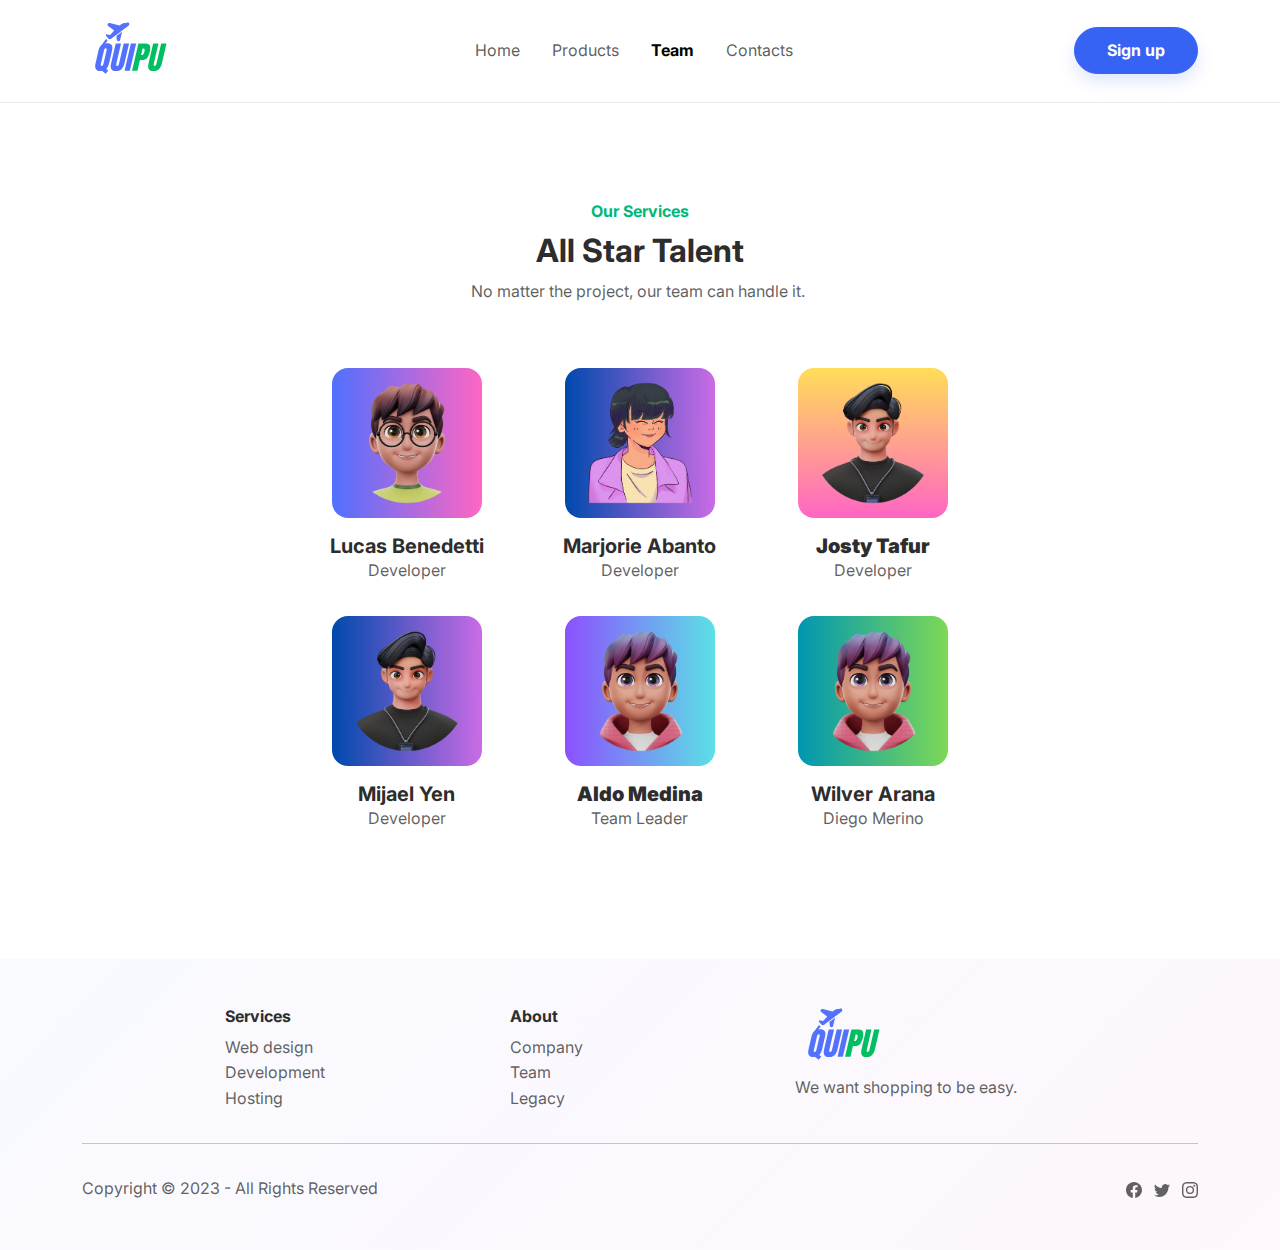
<file: team.html>
<!DOCTYPE html>
<html data-bs-theme="light" lang="en">

<head>
    <meta charset="utf-8">
    <meta name="viewport" content="width=device-width, initial-scale=1.0, shrink-to-fit=no">
    <title>Team - Brand</title>
    <link rel="stylesheet" href="assets/bootstrap/css/bootstrap.min.css">
    <link rel="stylesheet" href="https://fonts.googleapis.com/css?family=Inter:300italic,400italic,600italic,700italic,800italic,400,300,600,700,800&amp;display=swap">
</head>

<body>
    <nav class="navbar navbar-expand-md sticky-top navbar-shrink py-3 navbar-light" id="mainNav">
        <div class="container"><a class="navbar-brand d-flex align-items-center" href="/"><img src="assets/img/QuipuLogo.svg" width="99" height="48" style="width: 96px;height: 60px;"></a><button data-bs-toggle="collapse" class="navbar-toggler" data-bs-target="#navcol-1"><span class="visually-hidden">Toggle navigation</span><span class="navbar-toggler-icon"></span></button>
            <div class="collapse navbar-collapse" id="navcol-1">
                <ul class="navbar-nav mx-auto">
                    <li class="nav-item"><a class="nav-link" href="index.html">Home</a></li>
                    <li class="nav-item"></li>
                    <li class="nav-item"><a class="nav-link" href="product.html">Products</a></li>
                    <li class="nav-item"><a class="nav-link active" href="team.html">Team</a></li>
                    <li class="nav-item"><a class="nav-link" href="contacts.html">Contacts</a></li>
                </ul><a class="btn btn-primary shadow" role="button" href="signup.html">Sign up</a>
            </div>
        </div>
    </nav>
    <section class="py-5">
        <div class="container py-5">
            <div class="row mb-4 mb-lg-5">
                <div class="col-md-8 col-xl-6 text-center mx-auto">
                    <p class="fw-bold text-success mb-2">Our Services</p>
                    <h2 class="fw-bold">All Star Talent</h2>
                    <p class="text-muted">No matter the project, our team can handle it.&nbsp;</p>
                </div>
            </div>
            <div class="row row-cols-2 row-cols-md-3 mx-auto" style="max-width: 700px;">
                <div class="col mb-4">
                    <div class="text-center"><img class="rounded mb-3 fit-cover" width="150" height="150" src="assets/img/team/team1.png">
                        <h5 class="fw-bold mb-0">Lucas Benedetti</h5>
                        <p class="text-muted mb-2">Developer</p>
                    </div>
                </div>
                <div class="col mb-4">
                    <div class="text-center"><img class="rounded mb-3 fit-cover" width="150" height="150" src="assets/img/team/team6.png">
                        <h5 class="fw-bold mb-0">Marjorie Abanto</h5>
                        <p class="text-muted mb-2">Developer</p>
                    </div>
                </div>
                <div class="col mb-4">
                    <div class="text-center"><img class="rounded mb-3 fit-cover" width="150" height="150" src="assets/img/team/team3.png">
                        <h5 class="fw-bold mb-0"><strong>Josty Tafur</strong></h5>
                        <p class="text-muted mb-2">Developer</p>
                    </div>
                </div>
                <div class="col mb-4">
                    <div class="text-center"><img class="rounded mb-3 fit-cover" width="150" height="150" src="assets/img/team/team4.png">
                        <h5 class="fw-bold mb-0">Mijael Yen</h5>
                        <p class="text-muted mb-2">Developer</p>
                    </div>
                </div>
                <div class="col mb-4" style="text-align: center;">
                    <div class="text-center"><img class="rounded mb-3 fit-cover" width="150" height="150" src="assets/img/team/team2.png">
                        <h5 class="fw-bold mb-0"><strong>Aldo Medina</strong></h5>
                        <p class="text-muted mb-2">Team Leader</p>
                    </div>
                </div>
                <div class="col mb-4">
                    <div class="text-center"></div>
                    <div class="text-center"><img class="rounded mb-3 fit-cover" width="150" height="150" src="assets/img/team/team5.png">
                        <h5 class="fw-bold mb-0">Wilver Arana</h5>
                        <p class="text-muted mb-2">Diego Merino</p>
                    </div>
                </div>
            </div>
        </div>
    </section>
    <footer class="bg-primary-gradient">
        <div class="container py-4 py-lg-5">
            <div class="row justify-content-center">
                <div class="col-sm-4 col-md-3 text-center text-lg-start d-flex flex-column">
                    <h3 class="fs-6 fw-bold">Services</h3>
                    <ul class="list-unstyled">
                        <li><a href="#">Web design</a></li>
                        <li><a href="#">Development</a></li>
                        <li><a href="#">Hosting</a></li>
                    </ul>
                </div>
                <div class="col-sm-4 col-md-3 text-center text-lg-start d-flex flex-column">
                    <h3 class="fs-6 fw-bold">About</h3>
                    <ul class="list-unstyled">
                        <li><a href="#">Company</a></li>
                        <li><a href="#">Team</a></li>
                        <li><a href="#">Legacy</a></li>
                    </ul>
                </div>
                <div class="col-lg-3 text-center text-lg-start d-flex flex-column align-items-center order-first align-items-lg-start order-lg-last">
                    <div class="fw-bold d-flex align-items-center mb-2"><img src="assets/img/QuipuLogo.svg" width="96" height="60" style="width: 96px;height: 60px;"></div>
                    <p class="text-muted">We want shopping to be easy.</p>
                </div>
            </div>
            <hr>
            <div class="text-muted d-flex justify-content-between align-items-center pt-3">
                <p class="mb-0">Copyright © 2023 - All Rights Reserved</p>
                <ul class="list-inline mb-0">
                    <li class="list-inline-item"><svg xmlns="http://www.w3.org/2000/svg" width="1em" height="1em" fill="currentColor" viewBox="0 0 16 16" class="bi bi-facebook">
                            <path d="M16 8.049c0-4.446-3.582-8.05-8-8.05C3.58 0-.002 3.603-.002 8.05c0 4.017 2.926 7.347 6.75 7.951v-5.625h-2.03V8.05H6.75V6.275c0-2.017 1.195-3.131 3.022-3.131.876 0 1.791.157 1.791.157v1.98h-1.009c-.993 0-1.303.621-1.303 1.258v1.51h2.218l-.354 2.326H9.25V16c3.824-.604 6.75-3.934 6.75-7.951z"></path>
                        </svg></li>
                    <li class="list-inline-item"><svg xmlns="http://www.w3.org/2000/svg" width="1em" height="1em" fill="currentColor" viewBox="0 0 16 16" class="bi bi-twitter">
                            <path d="M5.026 15c6.038 0 9.341-5.003 9.341-9.334 0-.14 0-.282-.006-.422A6.685 6.685 0 0 0 16 3.542a6.658 6.658 0 0 1-1.889.518 3.301 3.301 0 0 0 1.447-1.817 6.533 6.533 0 0 1-2.087.793A3.286 3.286 0 0 0 7.875 6.03a9.325 9.325 0 0 1-6.767-3.429 3.289 3.289 0 0 0 1.018 4.382A3.323 3.323 0 0 1 .64 6.575v.045a3.288 3.288 0 0 0 2.632 3.218 3.203 3.203 0 0 1-.865.115 3.23 3.23 0 0 1-.614-.057 3.283 3.283 0 0 0 3.067 2.277A6.588 6.588 0 0 1 .78 13.58a6.32 6.32 0 0 1-.78-.045A9.344 9.344 0 0 0 5.026 15z"></path>
                        </svg></li>
                    <li class="list-inline-item"><svg xmlns="http://www.w3.org/2000/svg" width="1em" height="1em" fill="currentColor" viewBox="0 0 16 16" class="bi bi-instagram">
                            <path d="M8 0C5.829 0 5.556.01 4.703.048 3.85.088 3.269.222 2.76.42a3.917 3.917 0 0 0-1.417.923A3.927 3.927 0 0 0 .42 2.76C.222 3.268.087 3.85.048 4.7.01 5.555 0 5.827 0 8.001c0 2.172.01 2.444.048 3.297.04.852.174 1.433.372 1.942.205.526.478.972.923 1.417.444.445.89.719 1.416.923.51.198 1.09.333 1.942.372C5.555 15.99 5.827 16 8 16s2.444-.01 3.298-.048c.851-.04 1.434-.174 1.943-.372a3.916 3.916 0 0 0 1.416-.923c.445-.445.718-.891.923-1.417.197-.509.332-1.09.372-1.942C15.99 10.445 16 10.173 16 8s-.01-2.445-.048-3.299c-.04-.851-.175-1.433-.372-1.941a3.926 3.926 0 0 0-.923-1.417A3.911 3.911 0 0 0 13.24.42c-.51-.198-1.092-.333-1.943-.372C10.443.01 10.172 0 7.998 0h.003zm-.717 1.442h.718c2.136 0 2.389.007 3.232.046.78.035 1.204.166 1.486.275.373.145.64.319.92.599.28.28.453.546.598.92.11.281.24.705.275 1.485.039.843.047 1.096.047 3.231s-.008 2.389-.047 3.232c-.035.78-.166 1.203-.275 1.485a2.47 2.47 0 0 1-.599.919c-.28.28-.546.453-.92.598-.28.11-.704.24-1.485.276-.843.038-1.096.047-3.232.047s-2.39-.009-3.233-.047c-.78-.036-1.203-.166-1.485-.276a2.478 2.478 0 0 1-.92-.598 2.48 2.48 0 0 1-.6-.92c-.109-.281-.24-.705-.275-1.485-.038-.843-.046-1.096-.046-3.233 0-2.136.008-2.388.046-3.231.036-.78.166-1.204.276-1.486.145-.373.319-.64.599-.92.28-.28.546-.453.92-.598.282-.11.705-.24 1.485-.276.738-.034 1.024-.044 2.515-.045v.002zm4.988 1.328a.96.96 0 1 0 0 1.92.96.96 0 0 0 0-1.92zm-4.27 1.122a4.109 4.109 0 1 0 0 8.217 4.109 4.109 0 0 0 0-8.217zm0 1.441a2.667 2.667 0 1 1 0 5.334 2.667 2.667 0 0 1 0-5.334z"></path>
                        </svg></li>
                </ul>
            </div>
        </div>
    </footer>
    <script src="assets/bootstrap/js/bootstrap.min.js"></script>
    <script src="assets/js/bs-init.js"></script>
    <script src="assets/js/bold-and-bright.js"></script>
</body>

</html>
</file>
